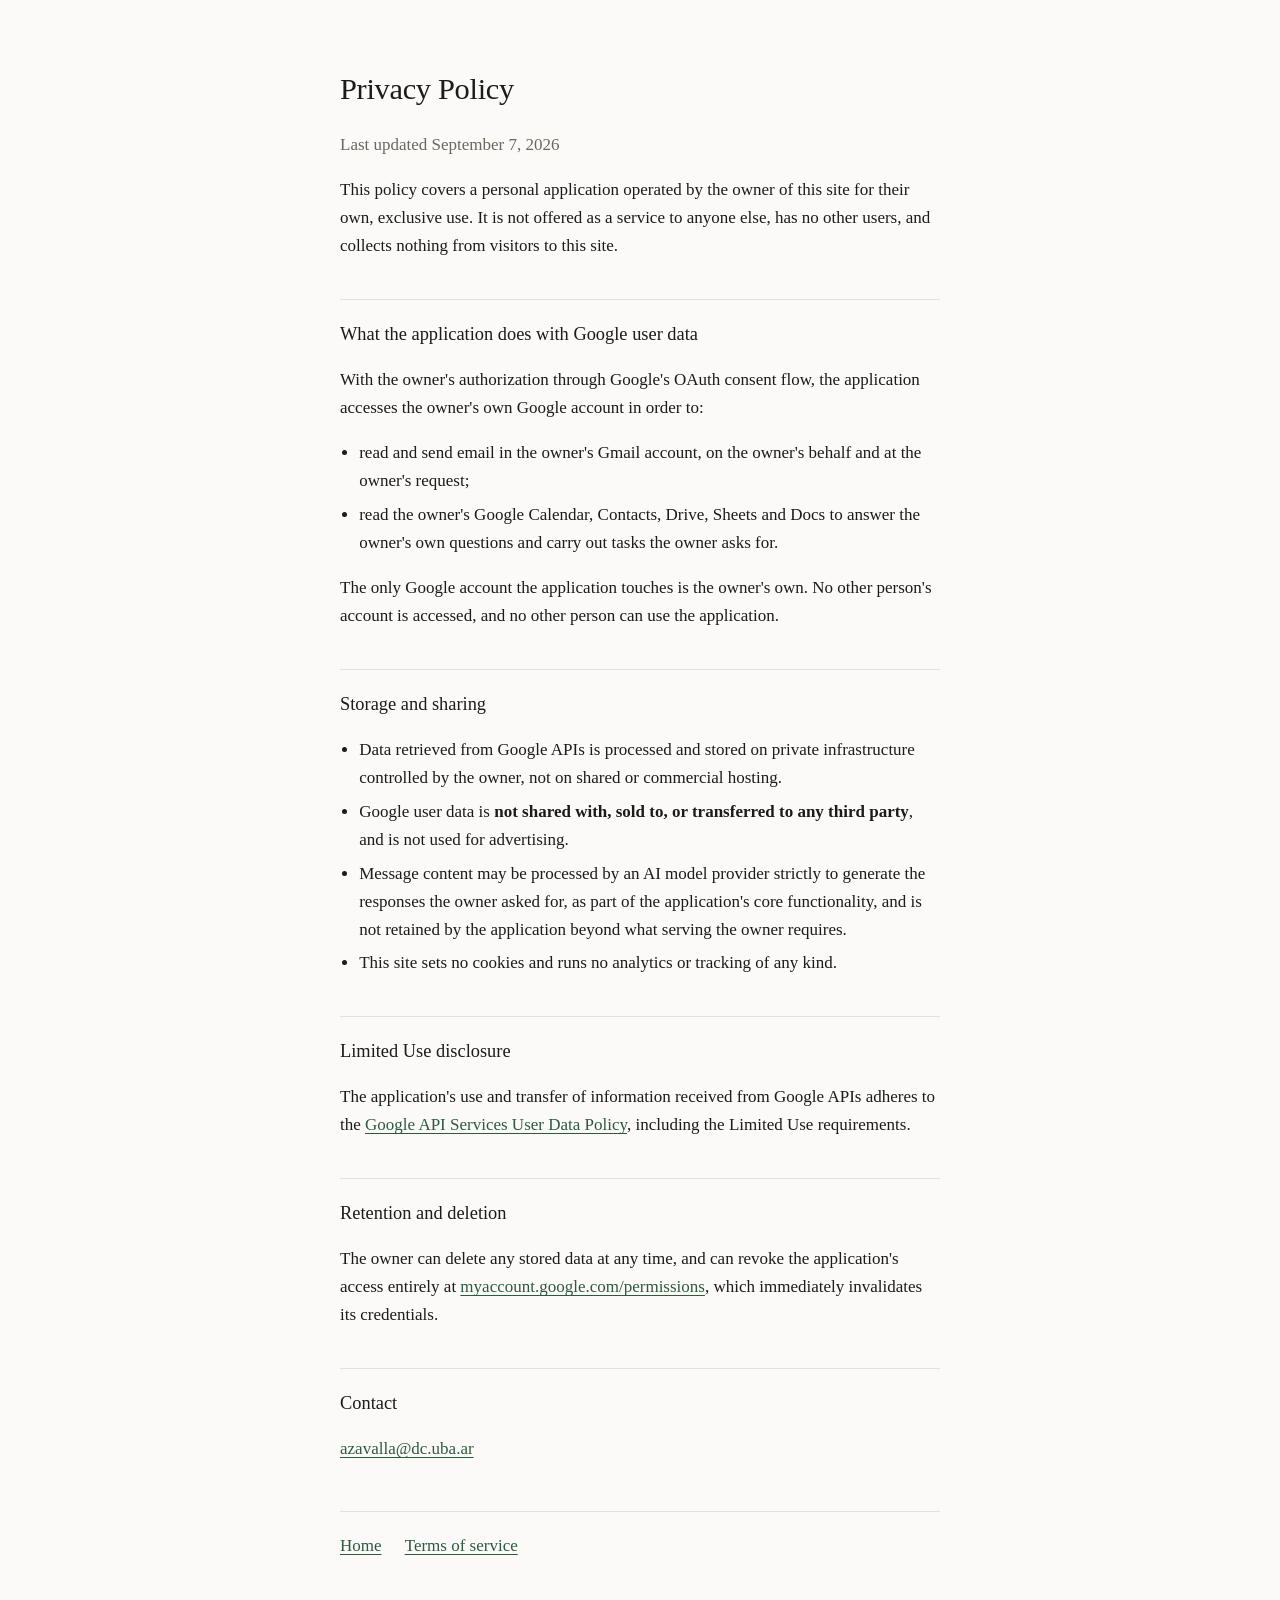
<file: privacy/index.html>
<!doctype html>
<html lang="en">
<head>
<meta charset="utf-8">
<meta name="viewport" content="width=device-width, initial-scale=1">
<title>Privacy Policy</title>
<link rel="stylesheet" href="/style.css">
</head>
<body>
<main>
  <h1>Privacy Policy</h1>
  <p class="muted">Last updated September 7, 2026</p>

  <p>This policy covers a personal application operated by the owner of this
  site for their own, exclusive use. It is not offered as a service to anyone
  else, has no other users, and collects nothing from visitors to this
  site.</p>

  <h2>What the application does with Google user data</h2>
  <p>With the owner's authorization through Google's OAuth consent flow, the
  application accesses the owner's own Google account in order to:</p>
  <ul>
    <li>read and send email in the owner's Gmail account, on the owner's
        behalf and at the owner's request;</li>
    <li>read the owner's Google Calendar, Contacts, Drive, Sheets and Docs
        to answer the owner's own questions and carry out tasks the owner
        asks for.</li>
  </ul>
  <p>The only Google account the application touches is the owner's own. No
  other person's account is accessed, and no other person can use the
  application.</p>

  <h2>Storage and sharing</h2>
  <ul>
    <li>Data retrieved from Google APIs is processed and stored on private
        infrastructure controlled by the owner, not on shared or commercial
        hosting.</li>
    <li>Google user data is <strong>not shared with, sold to, or transferred
        to any third party</strong>, and is not used for advertising.</li>
    <li>Message content may be processed by an AI model provider strictly to
        generate the responses the owner asked for, as part of the
        application's core functionality, and is not retained by the
        application beyond what serving the owner requires.</li>
    <li>This site sets no cookies and runs no analytics or tracking of any
        kind.</li>
  </ul>

  <h2>Limited Use disclosure</h2>
  <p>The application's use and transfer of information received from Google
  APIs adheres to the
  <a href="https://developers.google.com/terms/api-services-user-data-policy">Google
  API Services User Data Policy</a>, including the Limited Use
  requirements.</p>

  <h2>Retention and deletion</h2>
  <p>The owner can delete any stored data at any time, and can revoke the
  application's access entirely at
  <a href="https://myaccount.google.com/permissions">myaccount.google.com/permissions</a>,
  which immediately invalidates its credentials.</p>

  <h2>Contact</h2>
  <p><a href="mailto:azavalla@dc.uba.ar">azavalla@dc.uba.ar</a></p>

  <nav><a href="/">Home</a> <a href="/terms/">Terms of service</a></nav>
</main>
</body>
</html>
</file>
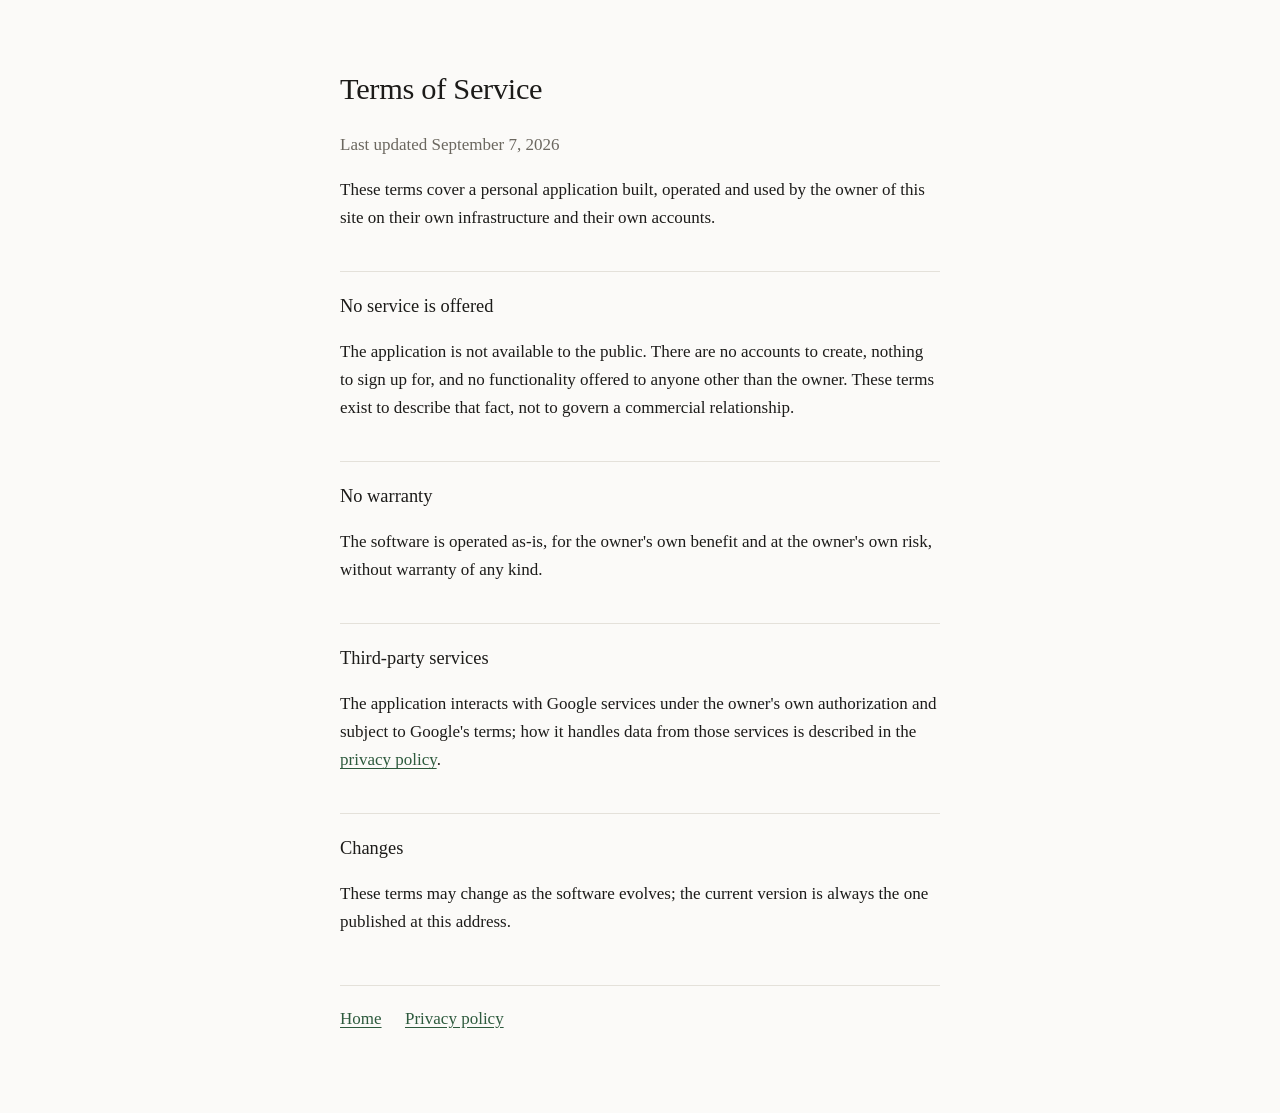
<file: terms/index.html>
<!doctype html>
<html lang="en">
<head>
<meta charset="utf-8">
<meta name="viewport" content="width=device-width, initial-scale=1">
<title>Terms of Service</title>
<link rel="stylesheet" href="/style.css">
</head>
<body>
<main>
  <h1>Terms of Service</h1>
  <p class="muted">Last updated September 7, 2026</p>

  <p>These terms cover a personal application built, operated and used by
  the owner of this site on their own infrastructure and their own
  accounts.</p>

  <h2>No service is offered</h2>
  <p>The application is not available to the public. There are no accounts to
  create, nothing to sign up for, and no functionality offered to anyone other
  than the owner. These terms exist to describe that fact, not to govern a
  commercial relationship.</p>

  <h2>No warranty</h2>
  <p>The software is operated as-is, for the owner's own benefit and at the
  owner's own risk, without warranty of any kind.</p>

  <h2>Third-party services</h2>
  <p>The application interacts with Google services under the owner's own
  authorization and subject to Google's terms; how it handles data from those
  services is described in the <a href="/privacy/">privacy policy</a>.</p>

  <h2>Changes</h2>
  <p>These terms may change as the software evolves; the current version is
  always the one published at this address.</p>

  <nav><a href="/">Home</a> <a href="/privacy/">Privacy policy</a></nav>
</main>
</body>
</html>
</file>
<file: style.css>
:root {
  --bg: #fbfaf8;
  --ink: #1c1b19;
  --muted: #6b675f;
  --accent: #2d5a3d;
  --rule: #e4e1da;
}
@media (prefers-color-scheme: dark) {
  :root {
    --bg: #14130f;
    --ink: #e8e5de;
    --muted: #9a958a;
    --accent: #7fb894;
    --rule: #2a2822;
  }
}
* { box-sizing: border-box; }
body {
  margin: 0;
  background: var(--bg);
  color: var(--ink);
  font: 17px/1.65 Georgia, 'Times New Roman', serif;
}
main {
  max-width: 40rem;
  margin: 0 auto;
  padding: 4rem 1.25rem 5rem;
}
h1 {
  font-size: 1.9rem;
  font-weight: normal;
  letter-spacing: -0.01em;
  margin: 0 0 0.4rem;
}
h2 {
  font-size: 1.15rem;
  font-weight: normal;
  margin: 2.4rem 0 0.6rem;
  padding-top: 1.2rem;
  border-top: 1px solid var(--rule);
}
p, li { color: var(--ink); }
.muted { color: var(--muted); }
a { color: var(--accent); text-underline-offset: 3px; }
a:hover { text-decoration-thickness: 2px; }
nav { margin-top: 3rem; padding-top: 1.2rem; border-top: 1px solid var(--rule); }
nav a { margin-right: 1.2rem; }
footer { margin-top: 3rem; font-size: 0.85rem; color: var(--muted); }
ul { padding-left: 1.2rem; }
li { margin-bottom: 0.35rem; }
</file>
